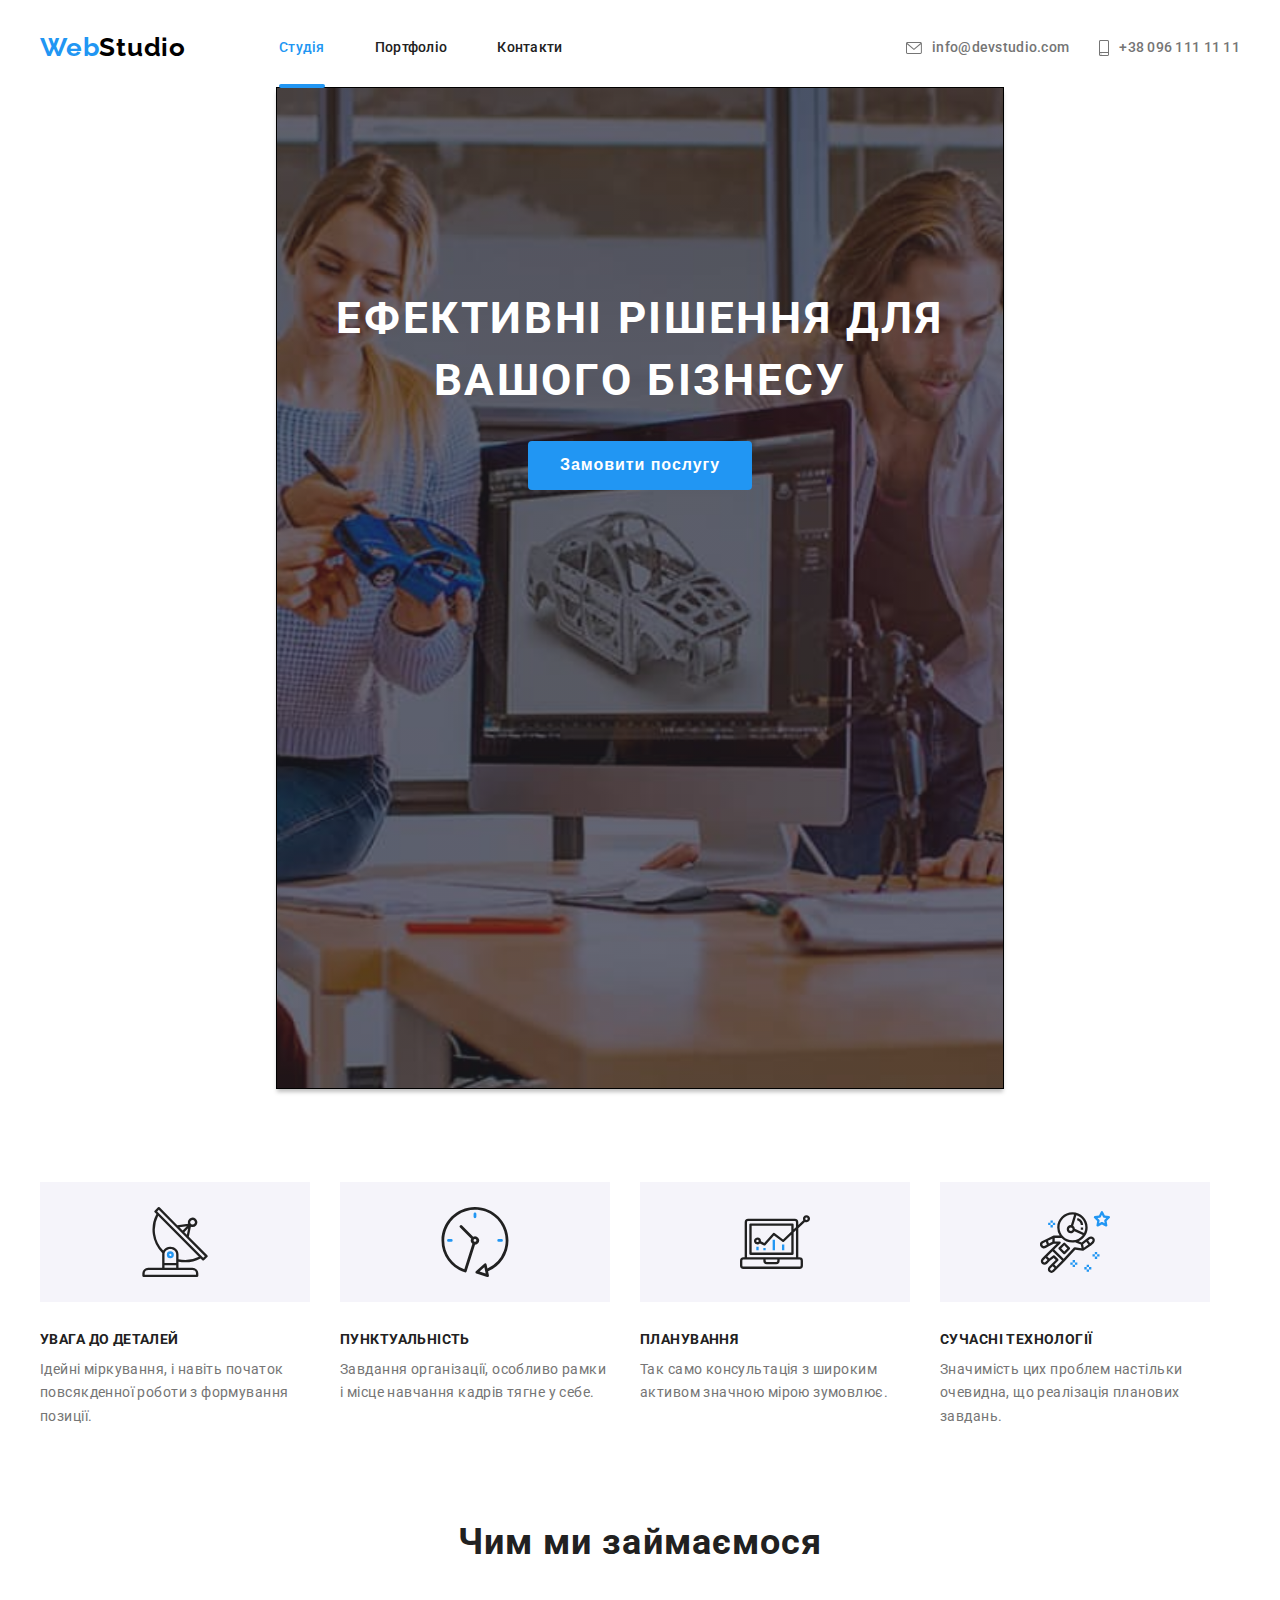
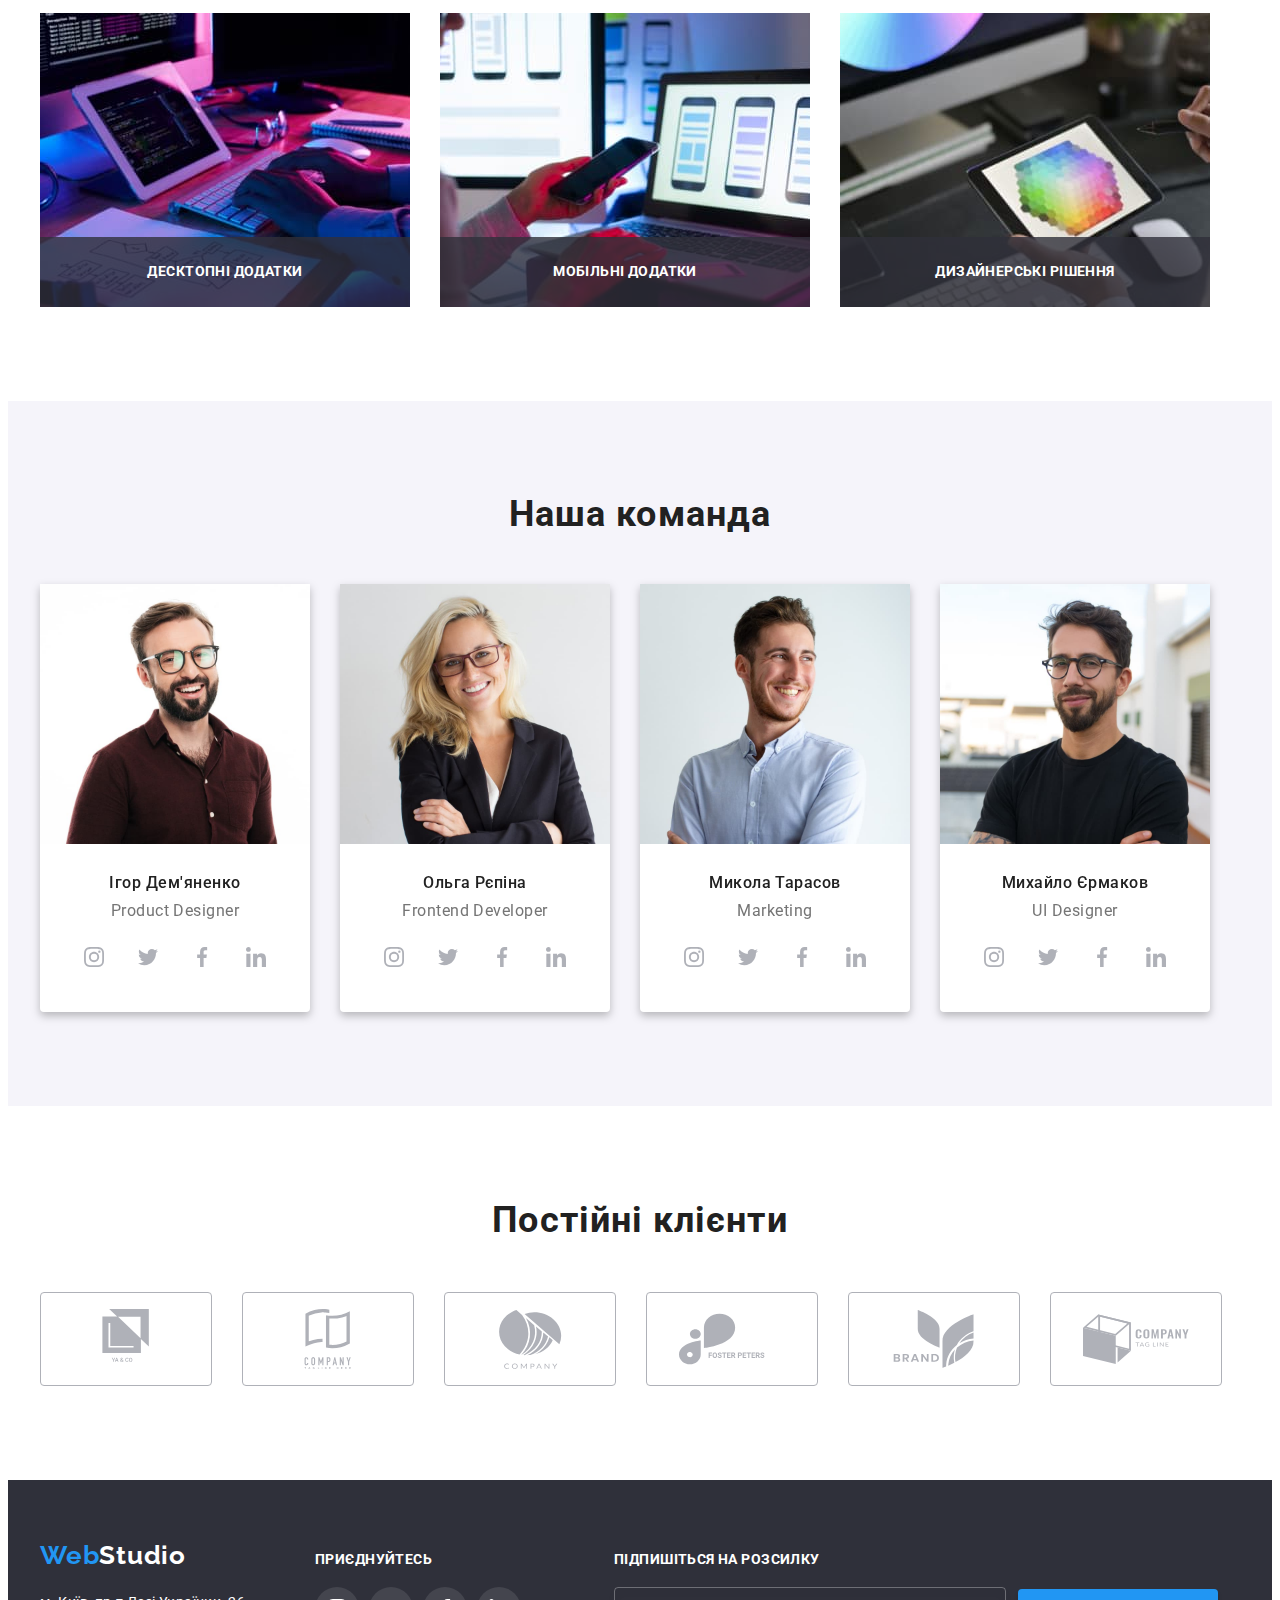
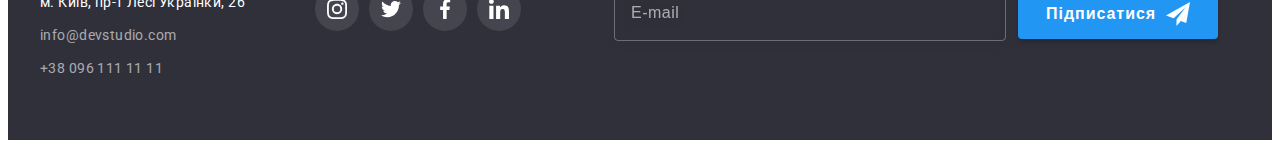
<file: index.html>
<!DOCTYPE html>
<html lang="uk">
  <head>
    <meta charset="UTF-8" />
    <meta http-equiv="X-UA-Compatible" content="IE=edge" />
    <meta name="viewport" content="width=device-width, initial-scale=1.0" />
    <link
      href="https://fonts.googleapis.com/css2?family=Raleway:wght@700&display=swap"
      rel="stylesheet"
    />
    <link
      href="https://fonts.googleapis.com/css2?family=Raleway:wght@700&family=Roboto:wght@400;500;700;900&display=swap"
      rel="stylesheet"
    />
    <link
      rel="stylesheet"
      href="https://cdnjs.cloudflare.com/ajax/libs/modern-normalize/1.1.0/modern-normalize.min.css"
      integrity="sha512-wpPYUAdjBVSE4KJnH1VR1HeZfpl1ub8YT/NKx4PuQ5NmX2tKuGu6U/JRp5y+Y8XG2tV+wKQpNHVUX03MfMFn9Q=="
      crossorigin="anonymous"
      referrerpolicy="no-referrer"
    />
    <link href="./css/main.min.css" rel="stylesheet" />
    <title>Головна</title>
  </head>
  <body>
    <header class="header">
      <div class="container header__container">
        <nav class="nav header__nav">
          <a href="index.html" class="logo nav__logo"><span>Web</span>Studio</a>
          <ul class="nav__list">
            <li class="li nav__item">
              <a href="index.html" class="nav__link current">Студія</a>
            </li>
            <li class="li nav__item">
              <a href="portfolio.html" class="nav__link">Портфоліо</a>
            </li>
            <li class="li nav__item">
              <a href="/contact" class="nav__link">Контакти</a>
            </li>
          </ul>
          <ul class="header__contact contact">
            <li class="li contact__item">
              <a href="mailto:info@devstudio.com" class="contact__link"
                ><svg class="contact__icon" width="16" height="12">
                  <use href="./images/svg/icons.svg#icon-envelope"></use></svg
                >info@devstudio.com</a
              >
            </li>
            <li class="li contact__item">
              <a href="tel:+380961111111" class="contact__link"
                ><svg class="contact__icon" width="10" height="16">
                  <use href="./images/svg/icons.svg#icon-smartphone"></use></svg
                >+38 096 111 11 11</a
              >
            </li>
          </ul>
        </nav>
      </div>
    </header>

    <!--HERO SECTION-->

    <main>
      <section class="hero hero__container">
        <div class="container">
          <h1 class="hero__headline">Ефективні рішення для вашого бізнесу</h1>
          <button type="button" class="hero__button" data-modal-open>
            Замовити послугу
          </button>
        </div>
      </section>

      <!--BENEFITS-->

      <section class="benefits">
        <div class="container">
          <h2 class="benefits__headline">Особливості</h2>
          <ul class="benefits__list">
            <li class="li benefits__item">
              <div class="benefits__icon">
                <svg width="70" height="70">
                  <use href="./images/svg/icons.svg#icon-antenna"></use>
                </svg>
              </div>
              <h3 class="benefits__subtitle">УВАГА ДО ДЕТАЛЕЙ</h3>
              <p class="benefits__description">
                Ідейні міркування, і навіть початок повсякденної роботи з
                формування позиції.
              </p>
            </li>
            <li class="li benefits__item">
              <div class="benefits__icon">
                <svg width="70" height="70">
                  <use href="./images/svg/icons.svg#icon-clock"></use>
                </svg>
              </div>
              <h3 class="benefits__subtitle">ПУНКТУАЛЬНІСТЬ</h3>
              <p class="benefits__description">
                Завдання організації, особливо рамки і місце навчання кадрів
                тягне у себе.
              </p>
            </li>
            <li class="li benefits__item">
              <div class="benefits__icon">
                <svg width="70" height="70">
                  <use href="./images/svg/icons.svg#icon-diagram"></use>
                </svg>
              </div>
              <h3 class="benefits__subtitle">ПЛАНУВАННЯ</h3>
              <p class="benefits__description">
                Так само консультація з широким активом значною мірою зумовлює.
              </p>
            </li>
            <li class="li benefits__item">
              <div class="benefits__icon">
                <svg width="70" height="70">
                  <use href="./images/svg/icons.svg#icon-astronaut"></use>
                </svg>
              </div>
              <h3 class="benefits__subtitle">СУЧАСНІ ТЕХНОЛОГІЇ</h3>
              <p class="benefits__description">
                Значимість цих проблем настільки очевидна, що реалізація
                планових завдань.
              </p>
            </li>
          </ul>
        </div>
      </section>

      <!--ACTIVITIES-->

      <section class="activities">
        <div class="container">
          <h2 class="activities__headline">Чим ми займаємося</h2>
          <ul class="activities__list">
            <li class="li activities__item">
              <div class="activities__img">
                <img
                  src="./images/box1.jpg"
                  alt="людина друкує на клавіатурі і дивиться в планшет"
                  width="370"
                  class="img"
                />
                <h3 class="activities__description">Десктопні додатки</h3>
              </div>
            </li>
            <li class="li activities__item">
              <div class="activities__img">
                <img
                  src="./images/box2.jpg"
                  alt="людина дивиться на макети для додатка на моніторі"
                  width="370"
                  class="img"
                />
                <h3 class="activities__description">Мобільні додатки</h3>
              </div>
            </li>
            <li class="li activities__item">
              <div class="activities__img">
                <img
                  src="./images/box3.jpg"
                  alt="чоловік дивиться на цвітову діаграмму на моніторі"
                  width="370"
                  class="img"
                />
                <h3 class="activities__description">Дизайнерські рішення</h3>
              </div>
            </li>
          </ul>
        </div>
      </section>

      <!--TEAM-->

      <section class="team">
        <div class="container">
          <h2 class="team__headline">Наша команда</h2>
          <ul class="team__list">
            <li class="li team__item">
              <img
                src="./images/img3.jpg"
                width="270"
                alt="чоловік, що посміхається, з бородою і в окулярах"
                class="img"
              />
              <div class="team__description">
                <h3 class="team__member">Ігор Дем'яненко</h3>
                <p class="team__position">Product Designer</p>

                <ul class="social">
                  <li class="li social__item">
                    <a class="social__link" href="">
                      <svg class="social__icon" width="20" height="20">
                        <use href="./images/svg/icons.svg#icon-instagram"></use>
                      </svg>
                    </a>
                  </li>
                  <li class="li social__item">
                    <a class="social__link" href="">
                      <svg class="social__icon" width="20" height="20">
                        <use href="./images/svg/icons.svg#icon-twitter"></use>
                      </svg>
                    </a>
                  </li>
                  <li class="li social__item">
                    <a class="social__link" href="">
                      <svg class="social__icon" width="20" height="20">
                        <use href="./images/svg/icons.svg#icon-facebook"></use>
                      </svg>
                    </a>
                  </li>
                  <li class="li social__item">
                    <a class="social__link" href="">
                      <svg class="social__icon" width="20" height="20">
                        <use href="./images/svg/icons.svg#icon-linkedin"></use>
                      </svg>
                    </a>
                  </li>
                </ul>
              </div>
            </li>

            <li class="li team__item">
              <img
                src="./images/img2.jpg"
                width="270"
                alt="жінка в чорному жакеті, що посміхається"
                class="img"
              />
              <div class="team__description">
                <h3 class="team__member">Ольга Рєпіна</h3>
                <p class="team__position">Frontend Developer</p>

                <ul class="social">
                  <li class="li social__item">
                    <a class="social__link" href="">
                      <svg class="social__icon" width="20" height="20">
                        <use href="./images/svg/icons.svg#icon-instagram"></use>
                      </svg>
                    </a>
                  </li>
                  <li class="li social__item">
                    <a class="social__link" href="">
                      <svg class="social__icon" width="20" height="20">
                        <use href="./images/svg/icons.svg#icon-twitter"></use>
                      </svg>
                    </a>
                  </li>
                  <li class="li social__item">
                    <a class="social__link" href="">
                      <svg class="social__icon" width="20" height="20">
                        <use href="./images/svg/icons.svg#icon-facebook"></use>
                      </svg>
                    </a>
                  </li>
                  <li class="li social__item">
                    <a class="social__link" href="">
                      <svg class="social__icon" width="20" height="20">
                        <use href="./images/svg/icons.svg#icon-linkedin"></use>
                      </svg>
                    </a>
                  </li>
                </ul>
              </div>
            </li>

            <li class="li team__item">
              <img
                src="./images/img1.jpg"
                width="270"
                alt="чоловік дивиться в сторону і посміхається"
                class="img"
              />
              <div class="team__description">
                <h3 class="team__member">Микола Тарасов</h3>
                <p class="team__position">Marketing</p>

                <ul class="social">
                  <li class="li social__item">
                    <a class="social__link" href="">
                      <svg class="social__icon" width="20" height="20">
                        <use href="./images/svg/icons.svg#icon-instagram"></use>
                      </svg>
                    </a>
                  </li>
                  <li class="li social__item">
                    <a class="social__link" href="">
                      <svg class="social__icon" width="20" height="20">
                        <use href="./images/svg/icons.svg#icon-twitter"></use>
                      </svg>
                    </a>
                  </li>
                  <li class="li social__item">
                    <a class="social__link" href="">
                      <svg class="social__icon" width="20" height="20">
                        <use href="./images/svg/icons.svg#icon-facebook"></use>
                      </svg>
                    </a>
                  </li>
                  <li class="li social__item">
                    <a class="social__link" href="">
                      <svg class="social__icon" width="20" height="20">
                        <use href="./images/svg/icons.svg#icon-linkedin"></use>
                      </svg>
                    </a>
                  </li>
                </ul>
              </div>
            </li>

            <li class="li team__item">
              <img
                src="./images/img.jpg"
                width="270"
                alt="чоловік в чорній сорочці з бородою"
                class="img"
              />
              <div class="team__description">
                <h3 class="team__member">Михайло Єрмаков</h3>
                <p class="team__position">UI Designer</p>

                <ul class="social">
                  <li class="li social__item">
                    <a class="social__link" href="">
                      <svg class="social__icon" width="20" height="20">
                        <use href="./images/svg/icons.svg#icon-instagram"></use>
                      </svg>
                    </a>
                  </li>
                  <li class="li social__item">
                    <a class="social__link" href="">
                      <svg class="social__icon" width="20" height="20">
                        <use href="./images/svg/icons.svg#icon-twitter"></use>
                      </svg>
                    </a>
                  </li>
                  <li class="li social__item">
                    <a class="social__link" href="">
                      <svg class="social__icon" width="20" height="20">
                        <use href="./images/svg/icons.svg#icon-facebook"></use>
                      </svg>
                    </a>
                  </li>
                  <li class="li social__item">
                    <a class="social__link" href="">
                      <svg class="social__icon" width="20" height="20">
                        <use href="./images/svg/icons.svg#icon-linkedin"></use>
                      </svg>
                    </a>
                  </li>
                </ul>
              </div>
            </li>
          </ul>
        </div>
      </section>

      <!--CLIENTS-->

      <section class="clients">
        <div class="container">
          <h2 class="clients__headline">Постійні клієнти</h2>
          <ul class="clients__list">
            <li class="li clients__item">
              <svg class="clients__logo" width="106" height="60">
                <use href="./images/svg/icons.svg#icon-company-clients-1"></use>
              </svg>
            </li>
            <li class="li clients__item">
              <svg class="clients__logo" width="106" height="60">
                <use href="./images/svg/icons.svg#icon-company-clients-2"></use>
              </svg>
            </li>
            <li class="li clients__item">
              <svg class="clients__logo" width="106" height="60">
                <use href="./images/svg/icons.svg#icon-company-clients-3"></use>
              </svg>
            </li>
            <li class="li clients__item">
              <svg class="clients__logo" width="106" height="60">
                <use href="./images/svg/icons.svg#icon-company-clients-4"></use>
              </svg>
            </li>
            <li class="li clients__item">
              <svg class="clients__logo" width="106" height="60">
                <use href="./images/svg/icons.svg#icon-company-clients-5"></use>
              </svg>
            </li>
            <li class="li clients__item">
              <svg class="clients__logo" width="106" height="60">
                <use href="./images/svg/icons.svg#icon-company-clients-6"></use>
              </svg>
            </li>
          </ul>
        </div>
      </section>
    </main>

    <footer class="footer">
      <div class="container footer__container">
        <div class="footer__wrap">
          <a href="index.html" class="logo"><span>Web</span>Studio</a>

          <address class="footer__address address">
            <ul class="address__list">
              <li class="li address__item">
                <a
                  href="https://goo.gl/maps/nktDmto63ZAhPvLU7"
                  target="_blank"
                  rel="noreferrer noopener"
                  class="address__map"
                >
                  м. Київ, пр-т Лесі Українки, 26
                </a>
              </li>
              <li class="li address__item">
                <a href="mailto:info@devstudio.com" class="address__info"
                  >info@devstudio.com</a
                >
              </li>
              <li class="li address__item">
                <a href="tel:+380961111111" class="address__info"
                  >+38 096 111 11 11</a
                >
              </li>
            </ul>
          </address>
        </div>

        <div class="footer__social">
          <h2 class="footer__headline">Приєднуйтесь</h2>
          <ul class="social">
            <li class="li social__item">
              <a class="social__link footer-social__link" href="">
                <svg class="social__icon" width="20" height="20">
                  <use href="./images/svg/icons.svg#icon-instagram"></use>
                </svg>
              </a>
            </li>
            <li class="li social__item">
              <a class="social__link footer-social__link" href="">
                <svg class="social__icon" width="20" height="20">
                  <use href="./images/svg/icons.svg#icon-twitter"></use>
                </svg>
              </a>
            </li>
            <li class="li social__item">
              <a class="social__link footer-social__link" href="">
                <svg class="social__icon" width="20" height="20">
                  <use href="./images/svg/icons.svg#icon-facebook"></use>
                </svg>
              </a>
            </li>
            <li class="li social__item">
              <a class="social__link footer-social__link" href="">
                <svg class="social__icon" width="20" height="20">
                  <use href="./images/svg/icons.svg#icon-linkedin"></use>
                </svg>
              </a>
            </li>
          </ul>
        </div>

        <div class="footer__subscription subscription">
          <p class="footer__headline">Підпишіться на розсилку</p>
          <form class="subscription__container">
            <label for="footer-subscription"></label>
            <input
              class="subscription__input"
              placeholder="E-mail"
              type="email"
              id="footer-subscription"
              name="email"
              required
            />
            <button class="subscription__button" type="submit">
              Підписатися<svg class="subscription__icon" width="24" height="24">
                <use href="./images/svg/icons.svg#icon-icon-send"></use>
              </svg>
            </button>
          </form>
        </div>
      </div>
    </footer>

    <!--MODAL WINDOW-->
    <div class="modal modal__backdrop is-hidden" data-modal>
      <div class="modal__container">
        <button type="button" class="modal__close">
          <svg width="18" height="18" data-modal-close>
            <use href="./images/svg/icons.svg#modal-close-icon"></use>
          </svg>
        </button>

        <form class="modal__form form">
          <p class="form__headline">Залиште свої дані, ми вам передзвонимо</p>

          <label class="form__label" for="name">
            Ім'я
            <span class="form__wrap">
              <input
                class="form__input"
                type="text"
                name="name"
                id="name"
                required
              />
              <svg class="form__icon" width="18" height="18">
                <use href="./images/svg/icons.svg#icon-form-user"></use>
              </svg>
            </span>
          </label>

          <label class="form__label" for="tel">
            Телефон
            <span class="form__wrap">
              <input
                class="form__input"
                type="tel"
                name="tel"
                id="tel"
                required
              />
              <svg class="form__icon" width="18" height="18">
                <use href="./images/svg/icons.svg#icon-form-phone"></use>
              </svg>
            </span>
          </label>

          <label class="form__label" for="email">
            Пошта
            <span class="form__wrap">
              <input
                class="form__input"
                type="email"
                name="email"
                id="email"
                required
              />
              <svg class="form__icon" width="18" height="18">
                <use href="./images/svg/icons.svg#icon-form-mail"></use>
              </svg>
            </span>
          </label>

          <label class="form__textarea" for="form-text">
            Коментар
            <textarea
              class="form__input"
              id="form-text"
              placeholder="Введіть текст"
            ></textarea>
          </label>

          <label class="form__policy" for="checkbox">
            <input
              class="form__checkbox"
              type="checkbox"
              name="checkbox"
              id="checkbox"
              required
            />
            Погоджуюся з розсилкою та приймаю<a class="form__link" href=""
              >Умови договору</a
            >
          </label>

          <button class="form__submit" type="submit">Відправити</button>
        </form>
      </div>
    </div>

    <script src="js/modal.js"></script>
  </body>
</html>
</file>
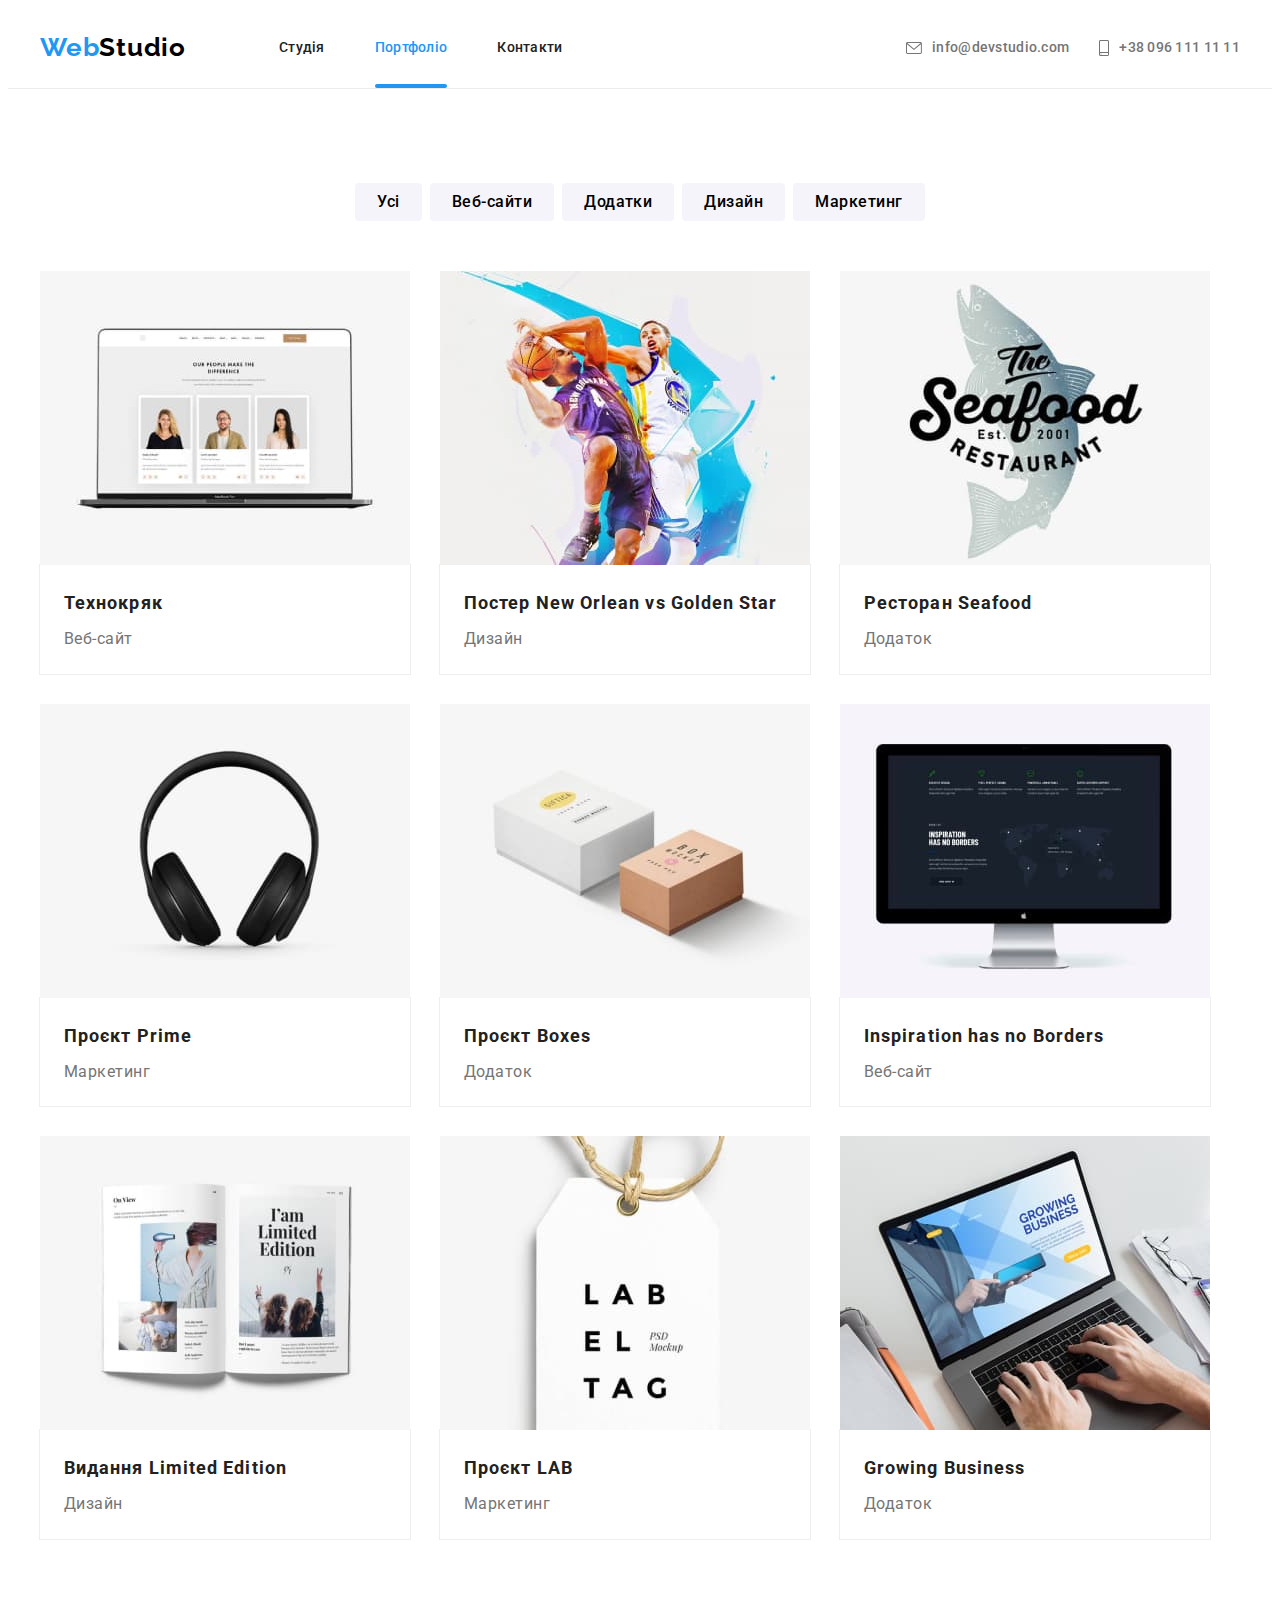
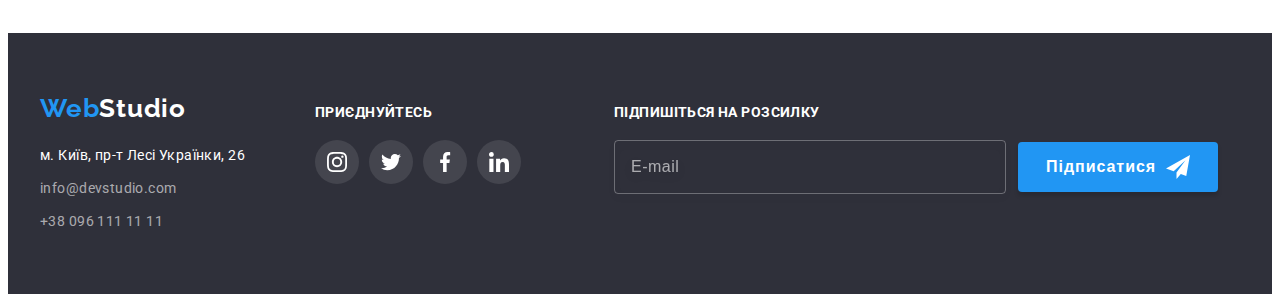
<file: portfolio.html>
<!DOCTYPE html>
<html lang="uk">
  <head>
    <meta charset="UTF-8" />
    <meta http-equiv="X-UA-Compatible" content="IE=edge" />
    <meta name="viewport" content="width=device-width, initial-scale=1.0" />
    <link
      href="https://fonts.googleapis.com/css2?family=Raleway:wght@700&display=swap"
      rel="stylesheet"
    />
    <link
      href="https://fonts.googleapis.com/css2?family=Raleway:wght@700&family=Roboto:wght@400;500;700;900&display=swap"
      rel="stylesheet"
    />
    <link
      rel="stylesheet"
      href="https://cdnjs.cloudflare.com/ajax/libs/modern-normalize/1.1.0/modern-normalize.min.css"
      integrity="sha512-wpPYUAdjBVSE4KJnH1VR1HeZfpl1ub8YT/NKx4PuQ5NmX2tKuGu6U/JRp5y+Y8XG2tV+wKQpNHVUX03MfMFn9Q=="
      crossorigin="anonymous"
      referrerpolicy="no-referrer"
    />
    <link href="./css/main.min.css" rel="stylesheet" />
    <title>Portfolio</title>
  </head>

  <body>
    <header class="header">
      <div class="container header__container">
        <nav class="nav header__nav">
          <a href="index.html" class="logo nav__logo"><span>Web</span>Studio</a>
          <ul class="nav__list">
            <li class="li nav__item">
              <a href="index.html" class="nav__link">Студія</a>
            </li>
            <li class="li nav__item">
              <a href="portfolio.html" class="nav__link current">Портфоліо</a>
            </li>
            <li class="li nav__item">
              <a href="/contact" class="nav__link">Контакти</a>
            </li>
          </ul>
          <ul class="header__contact contact">
            <li class="li contact__item">
              <a href="mailto:info@devstudio.com" class="contact__link"
                ><svg class="contact__icon" width="16" height="12">
                  <use href="./images/svg/icons.svg#icon-envelope"></use></svg
                >info@devstudio.com</a
              >
            </li>
            <li class="li contact__item">
              <a href="tel:+380961111111" class="contact__link"
                ><svg class="contact__icon" width="10" height="16">
                  <use href="./images/svg/icons.svg#icon-smartphone"></use></svg
                >+38 096 111 11 11</a
              >
            </li>
          </ul>
        </nav>
      </div>
    </header>

    <main class="portfolio">
      <section class="portfolio__container">
        <div class="container">
          <h1 class="portfolio__headline">Наші проекти</h1>
          <ul class="portfolio__filter filter">
            <li class="li filter__item">
              <button type="button" class="filter__link">Усі</button>
            </li>
            <li class="li filter__item">
              <button type="button" class="filter__link">Веб-сайти</button>
            </li>
            <li class="li filter__item">
              <button type="button" class="filter__link">Додатки</button>
            </li>
            <li class="li filter__item">
              <button type="button" class="filter__link">Дизайн</button>
            </li>
            <li class="li filter__item">
              <button type="button" class="filter__link">Маркетинг</button>
            </li>
          </ul>
          <ul class="portfolio_projects projects">
            <li class="li projects__item">
              <div class="projects__wraper">
                <img
                  src="./images/portfolio1.jpg"
                  width="370"
                  height="294"
                  alt="відкритий ноутбук на моніторі якого відкритий сайт"
                  class="img image-portfolio"
                />
                <div class="portfolio-hover-box">
                  <p class="portfolio-hover-paragraph">
                    Ресурс пропонує комплексні пропозиції з різним рівнем
                    функціоналу та сервісів. Все це дозволить відвідувачу
                    отримати вичерпні відомості про компанію чи приватну особу.
                  </p>
                </div>
              </div>
              <div class="card-content">
                <h2 class="project-name">Технокряк</h2>
                <p class="project-department">Веб-сайт</p>
              </div>
            </li>
            <li class="li projects__item">
              <div class="projects__wraper">
                <img
                  src="./images/portfolio2.jpg"
                  width="370"
                  height="294"
                  alt="два баскетболіста з м'ячем"
                  class="img image-portfolio"
                />
                <div class="portfolio-hover-box">
                  <p class="portfolio-hover-paragraph">
                    Ресурс пропонує комплексні пропозиції з різним рівнем
                    функціоналу та сервісів. Все це дозволить відвідувачу
                    отримати вичерпні відомості про компанію чи приватну особу.
                  </p>
                </div>
              </div>
              <div class="card-content">
                <h2 class="project-name">Постер New Orlean vs Golden Star</h2>
                <p class="project-department">Дизайн</p>
              </div>
            </li>
            <li class="li projects__item">
              <div class="projects__wraper">
                <img
                  src="./images/portfolio3.jpg"
                  width="370"
                  height="294"
                  alt="логотип з зображенням риби"
                  class="img image-portfolio"
                />
                <div class="portfolio-hover-box">
                  <p class="portfolio-hover-paragraph">
                    Ресурс пропонує комплексні пропозиції з різним рівнем
                    функціоналу та сервісів. Все це дозволить відвідувачу
                    отримати вичерпні відомості про компанію чи приватну особу.
                  </p>
                </div>
              </div>
              <div class="card-content">
                <h2 class="project-name">Ресторан Seafood</h2>
                <p class="project-department">Додаток</p>
              </div>
            </li>
            <li class="li projects__item">
              <div class="projects__wraper">
                <img
                  src="./images/portfolio4.jpg"
                  width="370"
                  height="294"
                  alt="чорні безпровідні навушники"
                  class="img image-portfolio"
                />
                <div class="portfolio-hover-box">
                  <p class="portfolio-hover-paragraph">
                    Ресурс пропонує комплексні пропозиції з різним рівнем
                    функціоналу та сервісів. Все це дозволить відвідувачу
                    отримати вичерпні відомості про компанію чи приватну особу.
                  </p>
                </div>
              </div>
              <div class="card-content">
                <h2 class="project-name">Проєкт Prime</h2>
                <p class="project-department">Маркетинг</p>
              </div>
            </li>
            <li class="li projects__item">
              <div class="projects__wraper">
                <img
                  src="./images/portfolio5.jpg"
                  width="370"
                  height="294"
                  alt="біла та коричнева коробка з логотипом"
                  class="img image-portfolio"
                />
                <div class="portfolio-hover-box">
                  <p class="portfolio-hover-paragraph">
                    Ресурс пропонує комплексні пропозиції з різним рівнем
                    функціоналу та сервісів. Все це дозволить відвідувачу
                    отримати вичерпні відомості про компанію чи приватну особу.
                  </p>
                </div>
              </div>
              <div class="card-content">
                <h2 class="project-name">Проєкт Boxes</h2>
                <p class="project-department">Додаток</p>
              </div>
            </li>
            <li class="li projects__item">
              <div class="projects__wraper">
                <img
                  src="./images/portfolio6.jpg"
                  width="370"
                  height="294"
                  alt="карта світу на екрані монитору"
                  class="img image-portfolio"
                />
                <div class="portfolio-hover-box">
                  <p class="portfolio-hover-paragraph">
                    Ресурс пропонує комплексні пропозиції з різним рівнем
                    функціоналу та сервісів. Все це дозволить відвідувачу
                    отримати вичерпні відомості про компанію чи приватну особу.
                  </p>
                </div>
              </div>
              <div class="card-content">
                <h2 class="project-name">Inspiration has no Borders</h2>
                <p class="project-department">Веб-сайт</p>
              </div>
            </li>
            <li class="li projects__item">
              <div class="projects__wraper">
                <img
                  src="./images/portfolio7.jpg"
                  width="370"
                  height="294"
                  alt="розворот журналу"
                  class="img image-portfolio"
                />
                <div class="portfolio-hover-box">
                  <p class="portfolio-hover-paragraph">
                    Ресурс пропонує комплексні пропозиції з різним рівнем
                    функціоналу та сервісів. Все це дозволить відвідувачу
                    отримати вичерпні відомості про компанію чи приватну особу.
                  </p>
                </div>
              </div>
              <div class="card-content">
                <h2 class="project-name">Видання Limited Edition</h2>
                <p class="project-department">Дизайн</p>
              </div>
            </li>
            <li class="li projects__item">
              <div class="projects__wraper">
                <img
                  src="./images/portfolio8.jpg"
                  width="370"
                  height="294"
                  alt="значок логотипа"
                  class="img image-portfolio"
                />
                <div class="portfolio-hover-box">
                  <p class="portfolio-hover-paragraph">
                    Ресурс пропонує комплексні пропозиції з різним рівнем
                    функціоналу та сервісів. Все це дозволить відвідувачу
                    отримати вичерпні відомості про компанію чи приватну особу.
                  </p>
                </div>
              </div>
              <div class="card-content">
                <h2 class="project-name">Проєкт LAB</h2>
                <p class="project-department">Маркетинг</p>
              </div>
            </li>
            <li class="li projects__item">
              <div class="projects__wraper">
                <img
                  src="./images/portfolio9.jpg"
                  width="370"
                  height="294"
                  alt="человек печатает на ноутбуке"
                  class="img image-portfolio"
                />
                <div class="portfolio-hover-box">
                  <p class="portfolio-hover-paragraph">
                    Ресурс пропонує комплексні пропозиції з різним рівнем
                    функціоналу та сервісів. Все це дозволить відвідувачу
                    отримати вичерпні відомості про компанію чи приватну особу.
                  </p>
                </div>
              </div>
              <div class="card-content">
                <h2 class="project-name">Growing Business</h2>
                <p class="project-department">Додаток</p>
              </div>
            </li>
          </ul>
        </div>
      </section>
    </main>

    <footer class="footer">
      <div class="container footer__container">
        <div class="footer__wrap">
          <a href="index.html" class="logo"><span>Web</span>Studio</a>

          <address class="footer__address address">
            <ul class="address__list">
              <li class="li address__item">
                <a
                  href="https://goo.gl/maps/nktDmto63ZAhPvLU7"
                  target="_blank"
                  rel="noreferrer noopener"
                  class="address__map"
                >
                  м. Київ, пр-т Лесі Українки, 26
                </a>
              </li>
              <li class="li address__item">
                <a href="mailto:info@devstudio.com" class="address__info"
                  >info@devstudio.com</a
                >
              </li>
              <li class="li address__item">
                <a href="tel:+380961111111" class="address__info"
                  >+38 096 111 11 11</a
                >
              </li>
            </ul>
          </address>
        </div>

        <div class="footer__social">
          <h2 class="footer__headline">Приєднуйтесь</h2>
          <ul class="social">
            <li class="li social__item">
              <a class="social__link footer-social__link" href="">
                <svg class="social__icon" width="20" height="20">
                  <use href="./images/svg/icons.svg#icon-instagram"></use>
                </svg>
              </a>
            </li>
            <li class="li social__item">
              <a class="social__link footer-social__link" href="">
                <svg class="social__icon" width="20" height="20">
                  <use href="./images/svg/icons.svg#icon-twitter"></use>
                </svg>
              </a>
            </li>
            <li class="li social__item">
              <a class="social__link footer-social__link" href="">
                <svg class="social__icon" width="20" height="20">
                  <use href="./images/svg/icons.svg#icon-facebook"></use>
                </svg>
              </a>
            </li>
            <li class="li social__item">
              <a class="social__link footer-social__link" href="">
                <svg class="social__icon" width="20" height="20">
                  <use href="./images/svg/icons.svg#icon-linkedin"></use>
                </svg>
              </a>
            </li>
          </ul>
        </div>

        <div class="footer__subscription subscription">
          <p class="footer__headline">Підпишіться на розсилку</p>
          <form class="subscription__container">
            <label for="footer-subscription"></label>
            <input
              class="subscription__input"
              placeholder="E-mail"
              type="email"
              id="footer-subscription"
              name="email"
              required
            />
            <button class="subscription__button" type="submit">
              Підписатися<svg class="subscription__icon" width="24" height="24">
                <use href="./images/svg/icons.svg#icon-icon-send"></use>
              </svg>
            </button>
          </form>
        </div>
      </div>
    </footer>
  </body>
</html>
</file>
<file: css/main.min.css>
:root{--main-font-color: #212121;--accent-color: #2196f3;--logo-color: #000000;--header-background-color: #ffffff;--hero-background-color: #c4c4c4;--nav-contact-color: #757575;--footer-background-color: #2f303a;--white-color: #ffffff;--second-white-color: #f5f4fa;--third-white-color: #f5f5f5;--grey-color: #757575;--second-grey-color: #ececec;--third-grey-color: #eeeeee;--color-social-icons: #afb1b8}:root{--main-font: "Roboto", sans-serif;--logo-font: "Raleway", sans-serif}.is-hidden{opacity:0;pointer-events:none}body{font-family:var(--main-font);color:var(--main-font-color);background-color:var(--white-color)}h1,h2,h3,h4,p,ul{margin:0;padding:0}.img{display:block;max-width:100%;height:auto}.li{margin:0;padding:0;list-style:none}.container{max-width:1200px;margin:0 auto;padding:0 15px}.logo{font-family:var(--logo-font);color:var(--logo-color);font-size:26px;line-height:1.2;text-decoration:none;font-weight:700;letter-spacing:.03em}.header{background-color:var(--header-background-color)}.header__nav{display:-webkit-box;display:-ms-flexbox;display:flex;-webkit-box-align:center;-ms-flex-align:center;align-items:center}.header__contact{display:-webkit-box;display:-ms-flexbox;display:flex;margin-left:auto}.nav__logo{padding-top:24px;padding-bottom:25px;margin-right:93px}.nav__logo>span{color:var(--accent-color)}.nav__list{display:-webkit-box;display:-ms-flexbox;display:flex}.nav__item:not(:last-child){margin-right:50px}.nav__link{position:relative;display:block;padding-top:32px;padding-bottom:32px;text-decoration:none;color:var(--main-font-color);font-weight:500;line-height:1.1;letter-spacing:.02em;font-size:14px;-webkit-transition:color 250ms cubic-bezier(0.4, 0, 0.2, 1);transition:color 250ms cubic-bezier(0.4, 0, 0.2, 1)}.nav__link:hover,.nav__link:focus{color:var(--accent-color)}.contact__item:not(:last-child){margin-right:30px}.contact__item:hover{color:var(--accent-color);fill:currentColor}.contact__link{display:-webkit-box;display:-ms-flexbox;display:flex;-webkit-box-align:center;-ms-flex-align:center;align-items:center;padding-top:32px;padding-bottom:32px;text-decoration:none;color:var(--nav-contact-color);line-height:1.1;letter-spacing:.02em;font-weight:500;font-size:14px;-webkit-transition:color 250ms cubic-bezier(0.4, 0, 0.2, 1);transition:color 250ms cubic-bezier(0.4, 0, 0.2, 1)}.contact__link:hover{color:var(--accent-color)}.contact__icon{margin-right:10px;fill:currentColor}.current{color:var(--accent-color)}.current::after{display:block;position:absolute;bottom:0;content:"";border-radius:2px;height:4px;width:100%;background-color:currentColor}.hero{padding-top:200px;padding-bottom:200px;-webkit-box-align:center;-ms-flex-align:center;align-items:center;justify-self:center}.hero__container{background-color:var(--hero-background-color);background-position:center;background-size:cover;max-width:1600px;height:600px;margin-left:auto;margin-right:auto;outline:1px solid #000;background-image:-webkit-gradient(linear, left top, right top, from(rgba(47, 48, 58, 0.4)), to(rgba(47, 48, 58, 0.4))),url("./../images/hero/hero.jpg");background-image:linear-gradient(to right, rgba(47, 48, 58, 0.4), rgba(47, 48, 58, 0.4)),url("./../images/hero/hero.jpg");-webkit-box-shadow:0px 4px 4px rgba(0,0,0,.25);box-shadow:0px 4px 4px rgba(0,0,0,.25)}.hero__headline{text-align:center;width:696px;margin:auto;color:var(--white-color);font-size:44px;line-height:1.4;letter-spacing:.06em;text-transform:uppercase}.hero__button{display:block;text-align:center;-webkit-box-align:center;-ms-flex-align:center;align-items:center;margin-top:30px;margin-left:auto;margin-right:auto;padding:10px 32px;cursor:pointer;background-color:var(--accent-color);color:var(--white-color);border-radius:4px;font-weight:700;font-size:16px;line-height:1.8;letter-spacing:.06em;border:none;-webkit-transition:-webkit-box-shadow 250ms cubic-bezier(0.4, 0, 0.2, 1);transition:-webkit-box-shadow 250ms cubic-bezier(0.4, 0, 0.2, 1);transition:box-shadow 250ms cubic-bezier(0.4, 0, 0.2, 1);transition:box-shadow 250ms cubic-bezier(0.4, 0, 0.2, 1), -webkit-box-shadow 250ms cubic-bezier(0.4, 0, 0.2, 1)}.hero__button:hover,.hero__button:focus{-webkit-box-shadow:0px 4px 4px rgba(0,0,0,.15);box-shadow:0px 4px 4px rgba(0,0,0,.15)}.social{display:-webkit-box;display:-ms-flexbox;display:flex;-webkit-box-pack:center;-ms-flex-pack:center;justify-content:center}.social__item{width:44px;height:44px}.social__item:not(:last-child){margin-right:10px}.social__link{width:100%;height:100%;display:-webkit-box;display:-ms-flexbox;display:flex;-webkit-box-align:center;-ms-flex-align:center;align-items:center;-webkit-box-pack:center;-ms-flex-pack:center;justify-content:center;border-radius:50px;color:var(--color-social-icons);-webkit-transition:color 250ms cubic-bezier(0.4, 0, 0.2, 1),background-color 250ms cubic-bezier(0.4, 0, 0.2, 1);transition:color 250ms cubic-bezier(0.4, 0, 0.2, 1),background-color 250ms cubic-bezier(0.4, 0, 0.2, 1)}.social__link:hover,.social__link:focus{background-color:var(--accent-color);color:var(--white-color)}.social__icon{fill:currentColor}.benefits{padding-top:94px;padding-bottom:94px}.benefits__headline{position:absolute;width:1px;height:1px;margin:-1px;border:0;padding:0;white-space:nowrap;-webkit-clip-path:inset(100%);clip-path:inset(100%);clip:rect(0 0 0 0);overflow:hidden}.benefits__list{display:-webkit-box;display:-ms-flexbox;display:flex}.benefits__item{width:270px}.benefits__item:not(:last-child){margin-right:30px}.benefits__icon{display:-webkit-box;display:-ms-flexbox;display:flex;-webkit-box-pack:center;-ms-flex-pack:center;justify-content:center;-webkit-box-align:center;-ms-flex-align:center;align-items:center;width:270px;height:120px;margin-bottom:30px;background-color:var(--second-white-color)}.benefits__subtitle{margin-bottom:10px;line-height:1.1;text-transform:uppercase;letter-spacing:.03em;font-size:14px}.benefits__description{line-height:1.7;color:var(--grey-color);letter-spacing:.03em;font-size:14px}.activities{margin-bottom:94px}.activities__headline{text-align:center;margin-bottom:50px;font-size:36px;line-height:1.1;letter-spacing:.03em}.activities__list{display:-webkit-box;display:-ms-flexbox;display:flex}.activities__item:not(:last-child){margin-right:30px}.activities__img{position:relative}.activities__description{position:absolute;bottom:0;font-size:14px;line-height:1.14;text-align:center;letter-spacing:.03em;text-transform:uppercase;color:var(--white-color);background-color:rgba(47,48,58,.8);padding-bottom:27px;padding-top:27px;width:100%}.team{background-color:var(--second-white-color);padding-top:94px;padding-bottom:94px}.team__headline{text-align:center;margin-bottom:50px;font-size:36px;line-height:1.1;letter-spacing:.03em}.team__list{display:-webkit-box;display:-ms-flexbox;display:flex;gap:30px}.team__item{width:270px;height:428px;background-color:var(--white-color);-webkit-filter:drop-shadow(0px 4px 4px rgba(0, 0, 0, 0.25));filter:drop-shadow(0px 4px 4px rgba(0, 0, 0, 0.25));border-radius:0px 0px 4px 4px}.team__description{text-align:center;padding:30px 32px}.team__member{margin-bottom:10px;font-weight:500;font-size:16px;line-height:1.1;letter-spacing:.03em}.team__position{margin-bottom:16px;font-size:16px;line-height:1.1;color:var(--grey-color);letter-spacing:.03em}.clients{padding-top:94px;padding-bottom:94px}.clients__headline{margin-bottom:50px;font-size:36px;line-height:1.16;text-align:center;letter-spacing:.03em}.clients__list{display:-webkit-box;display:-ms-flexbox;display:flex;gap:30px}.clients__item{display:-webkit-box;display:-ms-flexbox;display:flex;-webkit-box-pack:center;-ms-flex-pack:center;justify-content:center;-webkit-box-align:center;-ms-flex-align:center;align-items:center;width:170px;height:92px;border:1px solid var(--color-social-icons);border-radius:4px;color:var(--color-social-icons);-webkit-transition:color 250ms cubic-bezier(0.4, 0, 0.2, 1),border 250ms cubic-bezier(0.4, 0, 0.2, 1);transition:color 250ms cubic-bezier(0.4, 0, 0.2, 1),border 250ms cubic-bezier(0.4, 0, 0.2, 1)}.clients__item :hover{color:var(--accent-color);border:1px solid var(--accent-color)}.clients__logo{fill:currentColor}.footer{padding:60px 0;background-color:var(--footer-background-color)}.footer__container{display:-webkit-box;display:-ms-flexbox;display:flex;-webkit-box-align:baseline;-ms-flex-align:baseline;align-items:baseline}.footer__wrap{margin-right:70px}.footer__wrap>a{margin:0;padding:0;color:var(--white-color)}.footer__wrap>a>span{color:var(--accent-color)}.footer__address{margin-top:20px}.footer__social{margin-right:93px}.footer__headline{font-weight:700;margin-bottom:20px;font-size:14px;line-height:16px;letter-spacing:.03em;text-transform:uppercase;color:var(--white-color)}.address__item:not(:last-child){margin-bottom:9px}.address__map{line-height:1.7;color:var(--white-color);text-decoration:none;font-style:normal;font-weight:400;letter-spacing:.03em;font-size:14px;-webkit-transition:color 250ms cubic-bezier(0.4, 0, 0.2, 1);transition:color 250ms cubic-bezier(0.4, 0, 0.2, 1)}.address__map:hover,.address__map:focus{color:var(--accent-color)}.address__info{margin:0;text-decoration:none;line-height:1.7;color:rgba(255,255,255,.6);font-style:normal;font-weight:400;letter-spacing:.03em;font-size:14px;-webkit-transition:color 250ms cubic-bezier(0.4, 0, 0.2, 1);transition:color 250ms cubic-bezier(0.4, 0, 0.2, 1)}.address__info:hover,.address__info:focus{color:var(--accent-color)}.footer-social__link{color:var(--white-color);background-color:rgba(255,255,255,.1);-webkit-transition:background-color 250ms cubic-bezier(0.4, 0, 0.2, 1);transition:background-color 250ms cubic-bezier(0.4, 0, 0.2, 1)}.footer-social__link:hover,.footer-social__link:focus{background-color:var(--accent-color)}.subscription__container{display:-webkit-box;display:-ms-flexbox;display:flex;-webkit-box-pack:center;-ms-flex-pack:center;justify-content:center;-webkit-box-align:center;-ms-flex-align:center;align-items:center;margin-top:20px}.subscription__input{display:-webkit-box;display:-ms-flexbox;display:flex;-webkit-box-align:center;-ms-flex-align:center;align-items:center;-webkit-box-pack:center;-ms-flex-pack:center;justify-content:center;height:50px;width:358px;margin-right:12px;padding-left:16px;padding-right:16px;background-color:rgba(0,0,0,0);border:1px solid rgba(255,255,255,.3);-webkit-filter:drop-shadow(0px 4px 4px rgba(0, 0, 0, 0.15));filter:drop-shadow(0px 4px 4px rgba(0, 0, 0, 0.15));color:rgba(255,255,255,.6);border-radius:4px}.subscription__input::-webkit-input-placeholder{font-size:16px;line-height:1.25;letter-spacing:.03em;color:rgba(255,255,255,.6)}.subscription__input::-moz-placeholder{font-size:16px;line-height:1.25;letter-spacing:.03em;color:rgba(255,255,255,.6)}.subscription__input:-ms-input-placeholder{font-size:16px;line-height:1.25;letter-spacing:.03em;color:rgba(255,255,255,.6)}.subscription__input::-ms-input-placeholder{font-size:16px;line-height:1.25;letter-spacing:.03em;color:rgba(255,255,255,.6)}.subscription__input::placeholder{font-size:16px;line-height:1.25;letter-spacing:.03em;color:rgba(255,255,255,.6)}.subscription__button{display:-webkit-box;display:-ms-flexbox;display:flex;-webkit-box-pack:center;-ms-flex-pack:center;justify-content:center;-webkit-box-align:center;-ms-flex-align:center;align-items:center;padding:10px 28px;text-decoration:none;font-weight:700;font-size:16px;line-height:1.87;letter-spacing:.06em;color:var(--white-color);border:none;background-color:var(--accent-color);-webkit-box-shadow:0px 4px 4px rgba(0,0,0,.15);box-shadow:0px 4px 4px rgba(0,0,0,.15);border-radius:4px;cursor:pointer}.subscription__icon{margin-left:10px;padding:0 auto}.modal__backdrop{position:fixed;top:0;left:0;right:0;bottom:0;width:100%;height:100%;background-color:rgba(0,0,0,.2)}.modal__container{position:absolute;top:50%;left:50%;-webkit-transform:translate(-50%, -50%);transform:translate(-50%, -50%);padding:40px;min-width:528px;min-height:581px;background-color:var(--white-color);-webkit-box-shadow:0px 1px 3px rgba(0,0,0,.12),0px 1px 1px rgba(0,0,0,.14),0px 2px 1px rgba(0,0,0,.2);box-shadow:0px 1px 3px rgba(0,0,0,.12),0px 1px 1px rgba(0,0,0,.14),0px 2px 1px rgba(0,0,0,.2);border-radius:4px}.modal__close{position:absolute;display:-webkit-box;display:-ms-flexbox;display:flex;-webkit-box-pack:center;-ms-flex-pack:center;justify-content:center;-webkit-box-align:center;-ms-flex-align:center;align-items:center;top:8px;right:8px;width:30px;height:30px;padding:0;border:1px solid rgba(0,0,0,.1);border-radius:50%;background:var(--white-color);cursor:pointer;color:#212121;-webkit-box-shadow:0px 4px 4px rgba(0,0,0,.25);box-shadow:0px 4px 4px rgba(0,0,0,.25);-webkit-transition:fill 250ms cubic-bezier(0.4, 0, 0.2, 1),-webkit-box-shadow 250ms cubic-bezier(0.4, 0, 0.2, 1);transition:fill 250ms cubic-bezier(0.4, 0, 0.2, 1),-webkit-box-shadow 250ms cubic-bezier(0.4, 0, 0.2, 1);transition:fill 250ms cubic-bezier(0.4, 0, 0.2, 1),box-shadow 250ms cubic-bezier(0.4, 0, 0.2, 1);transition:fill 250ms cubic-bezier(0.4, 0, 0.2, 1),box-shadow 250ms cubic-bezier(0.4, 0, 0.2, 1),-webkit-box-shadow 250ms cubic-bezier(0.4, 0, 0.2, 1)}.modal__close:hover,.modal__close:focus{fill:var(--accent-color);-webkit-box-shadow:none;box-shadow:none}.form__headline{text-align:center;margin-bottom:12px;font-weight:700;font-size:20px;line-height:1.15;text-align:center;letter-spacing:.03em}.form__label{display:block;margin-bottom:10px;font-size:12px;line-height:1.16;letter-spacing:.01em;color:var(--nav-contact-color)}.form__wrap{position:relative;display:-webkit-box;display:-ms-flexbox;display:flex;margin-top:4px;color:var(--main-font-color);-webkit-transition:color 250ms cubic-bezier(0.4, 0, 0.2, 1);transition:color 250ms cubic-bezier(0.4, 0, 0.2, 1)}.form__input{width:100%;height:40px;padding-left:42px;border:1px solid rgba(33,33,33,.2);border-radius:4px;font-size:12px;line-height:1.16;letter-spacing:.01em;-webkit-transition:border-color 250ms cubic-bezier(0.4, 0, 0.2, 1),outline 250ms cubic-bezier(0.4, 0, 0.2, 1),color 250ms cubic-bezier(0.4, 0, 0.2, 1);transition:border-color 250ms cubic-bezier(0.4, 0, 0.2, 1),outline 250ms cubic-bezier(0.4, 0, 0.2, 1),color 250ms cubic-bezier(0.4, 0, 0.2, 1)}.form__input:focus{border-color:var(--accent-color);outline:rgba(0,0,0,0);fill:var(--accent-color)}.form__input:focus+.form__icon{fill:var(--accent-color)}.form__icon{position:absolute;top:50%;-webkit-transform:translateY(-50%);transform:translateY(-50%);left:16px;fill:inherit;-webkit-transition:color 250ms cubic-bezier(0.4, 0, 0.2, 1);transition:color 250ms cubic-bezier(0.4, 0, 0.2, 1)}.form__textarea{display:block;margin-bottom:20px;font-size:12px;line-height:1.16;letter-spacing:.01em;color:var(--nav-contact-color)}.form__textarea>textarea{margin-top:4px;height:120px;resize:none;padding:12px 16px}.form__textarea>textarea::-webkit-input-placeholder{font-size:12px;line-height:1.16;letter-spacing:.01em;color:rgba(117,117,117,.5)}.form__textarea>textarea::-moz-placeholder{font-size:12px;line-height:1.16;letter-spacing:.01em;color:rgba(117,117,117,.5)}.form__textarea>textarea:-ms-input-placeholder{font-size:12px;line-height:1.16;letter-spacing:.01em;color:rgba(117,117,117,.5)}.form__textarea>textarea::-ms-input-placeholder{font-size:12px;line-height:1.16;letter-spacing:.01em;color:rgba(117,117,117,.5)}.form__textarea>textarea::placeholder{font-size:12px;line-height:1.16;letter-spacing:.01em;color:rgba(117,117,117,.5)}.form__policy{display:-webkit-box;display:-ms-flexbox;display:flex;-webkit-box-align:center;-ms-flex-align:center;align-items:center;-webkit-box-pack:center;-ms-flex-pack:center;justify-content:center;gap:10px;margin-bottom:30px;font-size:14px;line-height:1.7;letter-spacing:.03em;color:var(--grey-color)}.form__checkbox{appearance:none;width:16px;height:15px;border:2px solid var(--main-font-color);border-radius:2px;background-color:var(--white-color);background-position:center;background-repeat:no-repeat;background-size:0;-webkit-transition:background-size 250ms cubic-bezier(0.4, 0, 0.2, 1),background-color 250ms cubic-bezier(0.4, 0, 0.2, 1),border 250ms cubic-bezier(0.4, 0, 0.2, 1);transition:background-size 250ms cubic-bezier(0.4, 0, 0.2, 1),background-color 250ms cubic-bezier(0.4, 0, 0.2, 1),border 250ms cubic-bezier(0.4, 0, 0.2, 1);background-image:url("../images/svg/icon-checked.svg");-moz-appearance:none;-webkit-appearance:none}.form__checkbox:checked{background-color:var(--accent-color);background-size:100%;border:1px solid rgba(0,0,0,0)}.form__link{color:var(--accent-color);-webkit-text-decoration-line:underline;text-decoration-line:underline;text-underline-position:under}.form__submit{display:block;text-align:center;margin:0 auto;width:200px;padding:10px 52px;font-weight:700;font-size:16px;line-height:1.8;letter-spacing:.06em;background-color:var(--accent-color);color:var(--white-color);-webkit-box-shadow:0px 4px 4px rgba(0,0,0,.15);box-shadow:0px 4px 4px rgba(0,0,0,.15);border-radius:4px;border:none}.portfolio{background-color:var(--white-color);border-top:var(--second-grey-color) 1px solid}.portfolio__container{padding-top:94px;padding-bottom:94px}.portfolio__headline{position:absolute;left:-10000px;top:auto;width:1px;height:1px;overflow:hidden}.filter{display:-webkit-box;display:-ms-flexbox;display:flex;-webkit-box-orient:horizontal;-webkit-box-direction:normal;-ms-flex-direction:row;flex-direction:row;-webkit-box-pack:center;-ms-flex-pack:center;justify-content:center;margin-bottom:50px}.filter__item:not(:last-child){margin-right:8px}.filter__link{padding:6px 22px;background-color:var(--second-white-color);cursor:pointer;border:none;border-radius:4px;font-family:inherit;font-weight:500;font-size:16px;line-height:1.6;letter-spacing:.03em;-webkit-transition:color 250ms cubic-bezier(0.4, 0, 0.2, 1),background-color 250ms cubic-bezier(0.4, 0, 0.2, 1),-webkit-box-shadow 250ms cubic-bezier(0.4, 0, 0.2, 1);transition:color 250ms cubic-bezier(0.4, 0, 0.2, 1),background-color 250ms cubic-bezier(0.4, 0, 0.2, 1),-webkit-box-shadow 250ms cubic-bezier(0.4, 0, 0.2, 1);transition:color 250ms cubic-bezier(0.4, 0, 0.2, 1),background-color 250ms cubic-bezier(0.4, 0, 0.2, 1),box-shadow 250ms cubic-bezier(0.4, 0, 0.2, 1);transition:color 250ms cubic-bezier(0.4, 0, 0.2, 1),background-color 250ms cubic-bezier(0.4, 0, 0.2, 1),box-shadow 250ms cubic-bezier(0.4, 0, 0.2, 1),-webkit-box-shadow 250ms cubic-bezier(0.4, 0, 0.2, 1)}.filter__link:hover,.filter__link:focus{background-color:var(--accent-color);color:var(--white-color);-webkit-box-shadow:0px 3px 1px rgba(0,0,0,.1),0px 1px 2px rgba(0,0,0,.08),0px 2px 2px rgba(0,0,0,.12);box-shadow:0px 3px 1px rgba(0,0,0,.1),0px 1px 2px rgba(0,0,0,.08),0px 2px 2px rgba(0,0,0,.12)}.projects{display:-webkit-box;display:-ms-flexbox;display:flex;-ms-flex-wrap:wrap;flex-wrap:wrap}.projects__item{width:370px;margin-right:30px;margin-bottom:30px;-webkit-transition:-webkit-box-shadow 250ms cubic-bezier(0.4, 0, 0.2, 1);transition:-webkit-box-shadow 250ms cubic-bezier(0.4, 0, 0.2, 1);transition:box-shadow 250ms cubic-bezier(0.4, 0, 0.2, 1);transition:box-shadow 250ms cubic-bezier(0.4, 0, 0.2, 1), -webkit-box-shadow 250ms cubic-bezier(0.4, 0, 0.2, 1)}.projects__item:hover{-webkit-box-shadow:0px 1px 1px rgba(0,0,0,.12),0px 4px 4px rgba(0,0,0,.06),1px 4px 6px rgba(0,0,0,.16);box-shadow:0px 1px 1px rgba(0,0,0,.12),0px 4px 4px rgba(0,0,0,.06),1px 4px 6px rgba(0,0,0,.16);border:none}.projects__item:nth-child(3n){margin-right:0}.projects__item:nth-last-child(-n+3){margin-bottom:0}.projects__item:hover .portfolio-hover-box{-webkit-transform:translateY(0);transform:translateY(0)}.projects__wraper{position:relative;overflow:hidden}.image-portfolio{display:block}.portfolio-hover-box{position:absolute;top:0;background-color:rgba(33,150,243,.9);width:100%;height:100%;-webkit-transform:translateY(101%);transform:translateY(101%);-webkit-transition:-webkit-transform 250ms cubic-bezier(0.4, 0, 0.2, 1);transition:-webkit-transform 250ms cubic-bezier(0.4, 0, 0.2, 1);transition:transform 250ms cubic-bezier(0.4, 0, 0.2, 1);transition:transform 250ms cubic-bezier(0.4, 0, 0.2, 1), -webkit-transform 250ms cubic-bezier(0.4, 0, 0.2, 1)}.portfolio-hover-paragraph{font-size:18px;line-height:1.55;letter-spacing:.03em;color:var(--white-color);margin:63px 24px}.card-content{overflow:hidden;padding:20px 24px;outline:1px solid var(--third-grey-color);border-top:0}.project-name{font-size:18px;line-height:2;letter-spacing:.06em;margin-bottom:4px}.project-department{color:var(--grey-color);font-size:16px;line-height:1.8;letter-spacing:.03em}/*# sourceMappingURL=main.min.css.map */
</file>
